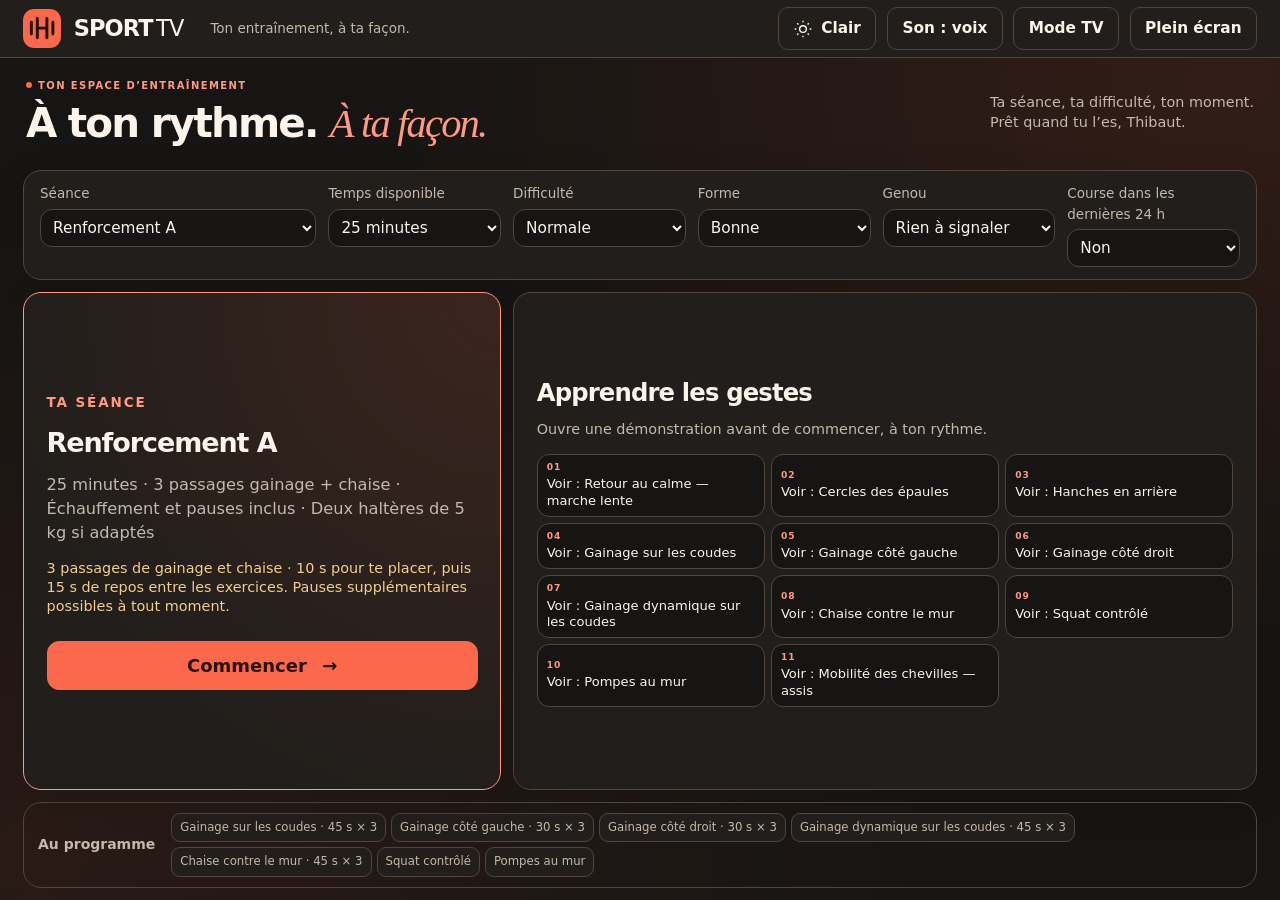
<file: index.html>
<!doctype html><html lang="fr"><head><meta charset="utf-8"><meta name="viewport" content="width=device-width,initial-scale=1"><title>Sport TV — Ma séance</title><link rel="stylesheet" href="style.css?v=audio-1"><link rel="stylesheet" href="tv-layout.css?v=audio-1"><link rel="stylesheet" href="design.css?v=corail-2"><link rel="icon" href="data:image/svg+xml,%3Csvg xmlns='http://www.w3.org/2000/svg' viewBox='0 0 32 32'%3E%3Crect width='32' height='32' rx='8' fill='%23fb5436'/%3E%3Cpath d='M8 11v10m16-10v10M8 16h16' stroke='%23211510' stroke-width='4'/%3E%3C/svg%3E"></head><body class="home-active"><header><strong class="brand"><svg viewBox="0 0 32 32" aria-hidden="true"><path d="M7 11v10m5-13v16m8-16v16m5-13v10M12 16h8"/></svg><span>SPORT<span class="brand-tv">TV</span></span></strong><span>Ton entraînement, à ta façon.</span><div class="header-actions"><button id="theme-toggle" type="button" aria-label="Passer au thème clair" aria-pressed="false"><svg class="sun" viewBox="0 0 24 24" aria-hidden="true"><circle cx="12" cy="12" r="4"/><path d="M12 2v2m0 16v2M2 12h2m16 0h2M5 5l1.5 1.5m11 11L19 19M5 19l1.5-1.5m11-11L19 5"/></svg><svg class="moon" viewBox="0 0 24 24" aria-hidden="true"><path d="M20.5 14.2A9 9 0 0 1 9.8 3.5 9 9 0 1 0 20.5 14.2Z"/></svg><span class="theme-label">Clair</span></button><button id="sound-toggle" type="button" aria-controls="sound-dialog" aria-haspopup="dialog" aria-expanded="false">Son</button><button id="tv-toggle" type="button" aria-pressed="false">Mode TV</button><button id="fullscreen">Plein écran</button></div></header><main><section id="setup"><div class="home-heading"><div><p class="eyebrow">TON ESPACE D’ENTRAÎNEMENT</p><h1>À ton rythme. <em>À ta façon.</em></h1></div><p class="muted">Ta séance, ta difficulté, ton moment.<br>Prêt quand tu l’es, Thibaut.</p></div><p id="tv-help" class="muted" hidden>Flèches : se déplacer · OK : ouvrir et valider · Retour : fermer un choix</p><div class="settings"><label>Séance<select id="session" autocomplete="off"></select></label><label>Temps disponible<select id="duration" autocomplete="off"><option value="20">20 minutes</option><option value="25" selected>25 minutes</option><option value="30">30 minutes</option></select></label><label>Difficulté<select id="intensity" autocomplete="off"><option value="easy">Facile</option><option value="normal" selected>Normale</option><option value="hard">Soutenue</option></select></label><label>Forme<select id="energy" autocomplete="off"><option value="good">Bonne</option><option value="medium">Moyenne</option><option value="tired">Fatigué</option></select></label><label>Genou<select id="knee" autocomplete="off"><option value="ok">Rien à signaler</option><option value="discomfort">Gêne</option><option value="pain">Douleur</option></select></label><label>Course dans les dernières 24 h<select id="run" autocomplete="off"><option value="no">Non</option><option value="yes">Oui</option></select></label></div><div class="home-content"><section class="session-card"><p class="eyebrow">TA SÉANCE</p><h2 id="title"></h2><p id="summary"></p><p id="notice" role="status"></p><p id="applied" class="muted" role="status"></p><button class="primary" id="start" disabled>Commencer</button></section><section class="demo-library"><h2>Apprendre les gestes</h2><p class="muted">Ouvre une démonstration avant de commencer, à ton rythme.</p><div id="demo-list" class="demo-list"></div></section></div><section class="home-preview"><h2>Au programme</h2><ol id="preview"></ol></section></section><section id="player" hidden>
 <div class="session-status"><p class="eyebrow" id="phase"></p><progress id="progress" max="100" value="0" aria-label="Progression de la séance"></progress><span id="progress-label" aria-hidden="true">0 %</span></div>
 <div class="session-heading"><h1 id="exercise"></h1><p id="target"></p></div>
 <div id="stage" class="stage"><strong id="stage-title"></strong><p id="stage-help"></p></div>
 <div class="work">
  <aside id="demo-panel" class="media-card" hidden>
   <div id="demo-video" class="video-frame"></div>
   <div class="video-tools"><div id="demo-choices" class="demo-choices"></div><p id="demo-status" class="video-status" role="status"></p><div class="video-links"><button id="watch">Observer le geste — pause</button><div class="source-links"><a id="demo-original" target="_blank" rel="noopener noreferrer">Vidéo originale</a><a id="demo-source" target="_blank" rel="noopener noreferrer"></a></div></div></div>
  </aside>
  <aside id="rest-panel" class="rest-panel" hidden aria-label="Moment de récupération"><div class="rest-orb" aria-hidden="true"><span class="rest-orb-core"></span></div><p class="eyebrow">UNE PAUSE POUR TOI</p><h2>Souffle, Thibaut.</h2><p>Respire naturellement.<br>Relâche les épaules et récupère à ton rythme.</p><p class="muted">Le compte à rebours te donne le départ du prochain mouvement.</p></aside>
  <div class="timer-card"><div id="clock-face" class="clock-face"><div class="clock-content"><div id="clock" role="timer" aria-label="Temps restant"></div><p id="clock-label">Temps restant</p></div></div></div>
  <aside class="technique-card"><h2>Le bon geste</h2><p id="cue"></p><div id="demo-guidance" hidden><ul id="demo-points" class="demo-points"></ul><p id="demo-avoid" class="avoid"></p><p id="demo-note" class="muted"></p></div></aside>
 </div>
 <p id="motivation" class="motivation" hidden></p>
 <div class="session-footer"><p id="next"></p><div class="actions"><button class="primary" id="pause">Pause</button><button id="skip">Passer</button><button id="easy">Plus facile</button><button id="stop">Arrêter</button></div></div>
 <p class="session-hint muted"><span class="keyboard-hint">Espace : pause · Flèche droite : passer</span><span class="remote-hint" hidden>Flèches : choisir une commande · OK : activer</span> · Arrête si une douleur apparaît.</p>
</section><section id="finish" hidden><p class="eyebrow">BILAN</p><h1 id="result"></h1><label>Difficulté<select id="difficulty"><option>Adaptée</option><option>Trop facile</option><option>Trop difficile</option></select></label><label>Genou pendant la séance<select id="feedback-knee"><option>Rien à signaler</option><option>Gêne</option><option>Douleur</option></select></label><button id="download" class="primary">Télécharger mon bilan</button><button id="back">Retour au programme</button><p class="muted">Le bilan reste sur cet appareil. Transmets le fichier à Hermès pour adapter les prochaines séances.</p></section><dialog id="demo-dialog" aria-labelledby="dialog-title"><div class="dialog-heading"><h2 id="dialog-title"></h2><button id="close-demo" aria-label="Fermer la démonstration">Fermer</button></div><div id="dialog-video" class="video-frame"></div><p id="dialog-status" class="video-status" role="status"></p><ul id="dialog-points" class="demo-points"></ul><p id="dialog-avoid" class="avoid"></p><p id="dialog-note" class="muted"></p><div class="source-links"><a id="dialog-original" target="_blank" rel="noopener noreferrer">Vidéo originale</a><a id="dialog-source" target="_blank" rel="noopener noreferrer"></a></div><p class="muted">Observe le geste sans chercher à suivre la vitesse du modèle. Arrête tout mouvement douloureux.</p></dialog><div id="sound-dialog" class="sound-overlay" hidden><section class="sound-card" role="dialog" aria-modal="true" aria-labelledby="sound-title"><div class="dialog-heading"><h2 id="sound-title">Sons de la séance</h2><button id="close-sound" type="button">Fermer</button></div><div class="sound-fields"><label>Mode sonore<select id="sound-mode"><option value="mute">Muet</option><option value="beep">Bips seuls</option><option value="voice" selected>Bips + voix coach</option></select></label><label>Volume<select id="sound-volume"><option value="0">0 %</option><option value="25">25 %</option><option value="50" selected>50 %</option><option value="75">75 %</option><option value="100">100 %</option></select></label></div><p id="sound-status" role="status"></p><button id="test-sound" type="button" class="primary">Tester le son</button><p class="muted">Choix mémorisés sur cet appareil. Les sons démarrent avec « Commencer » ou « Tester ». Une séance en cours reste en pause après les réglages.</p></section></div><div id="tv-options" class="tv-overlay" hidden><section class="tv-options-card" role="dialog" aria-modal="true" aria-labelledby="tv-options-title"><h2 id="tv-options-title">Choisir</h2><p class="muted">Flèches pour choisir · OK pour valider</p><div id="tv-option-list"></div><button id="tv-options-close" type="button">Annuler</button></section></div><p id="error" role="alert"></p></main><script type="module" src="app.js?v=coach-1"></script></body></html>
</file>
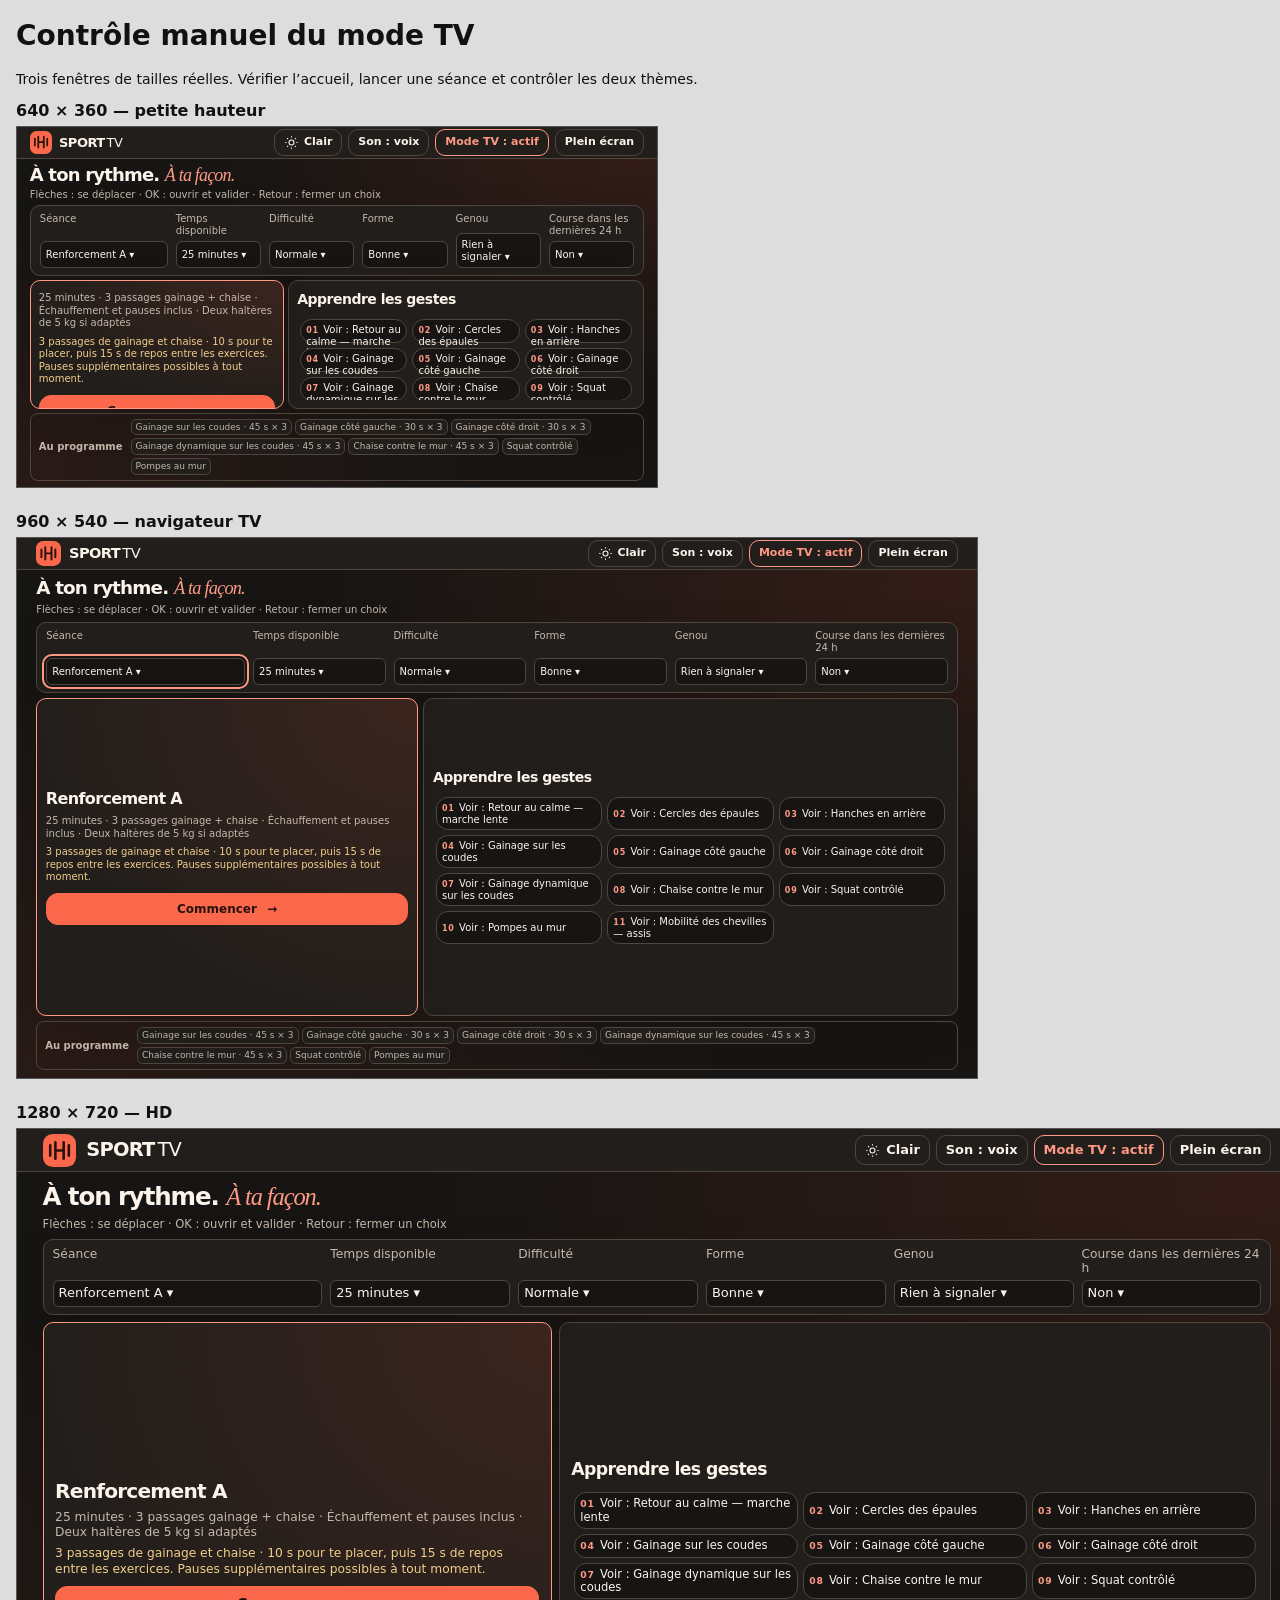
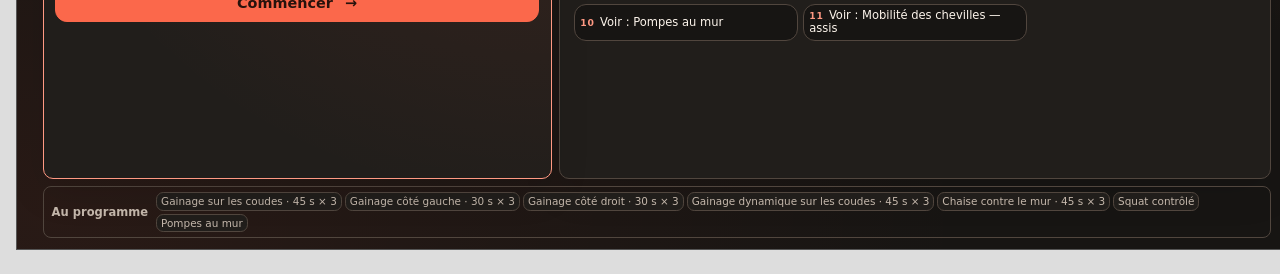
<file: scripts/tv-layout-check.html>
<!doctype html>
<html lang="fr"><head><meta charset="utf-8"><meta name="viewport" content="width=device-width,initial-scale=1"><title>Sport TV — contrôle des dimensions TV</title><style>body{font:14px system-ui;background:#ddd;color:#111;margin:16px}section{margin:0 0 24px}iframe{display:block;border:1px solid #555;max-width:none}h2{font-size:16px;margin:0 0 6px}</style></head><body>
<h1>Contrôle manuel du mode TV</h1>
<p>Trois fenêtres de tailles réelles. Vérifier l’accueil, lancer une séance et contrôler les deux thèmes.</p>
<section><h2>640 × 360 — petite hauteur</h2><iframe id="tv-small" title="Sport TV 640 par 360" width="640" height="360" src="../?tv=1"></iframe></section>
<section><h2>960 × 540 — navigateur TV</h2><iframe id="tv-medium" title="Sport TV 960 par 540" width="960" height="540" src="../?tv=1"></iframe></section>
<section><h2>1280 × 720 — HD</h2><iframe id="tv-large" title="Sport TV 1280 par 720" width="1280" height="720" src="../?tv=1"></iframe></section>
</body></html>
</file>
<file: style.css>
:root{color-scheme:dark;--bg:#101918;--panel:#182720;--soft:#1f3228;--text:#f5f6ed;--muted:#b5c2ba;--border:#41594b;--accent:#cafa68;--ink:#14210a;--warn:#ffce8e;--warn-bg:#30291e;--danger:#ff9b94;--danger-bg:#352020;font:18px/1.5 system-ui,sans-serif;background:var(--bg);color:var(--text)}
:root[data-theme="light"]{color-scheme:light;--bg:#f3f1e9;--panel:#fcfbf6;--soft:#e1e7d5;--text:#14281e;--muted:#4d6256;--border:#bbc7b8;--accent:#315f3b;--ink:#fff;--warn:#744313;--warn-bg:#efe3cf;--danger:#9e3029;--danger-bg:#f3e2de}
*{box-sizing:border-box}body{margin:0}button,select{font:inherit}button{cursor:pointer;padding:.7rem 1.15rem;border:1px solid var(--border);border-radius:.65rem;background:var(--soft);color:var(--text)}button:hover{filter:brightness(1.12)}button:disabled{opacity:.45;cursor:not-allowed}.primary{background:var(--accent);color:var(--ink);border-color:var(--accent);font-weight:750}button:focus-visible,select:focus-visible,summary:focus-visible,a:focus-visible{outline:3px solid var(--accent);outline-offset:4px}[hidden]{display:none!important}
header{display:flex;align-items:center;gap:1.5rem;padding:.7rem 2vw;border-bottom:1px solid var(--border)}header strong{font-size:1.25rem;letter-spacing:.06em}header>span{color:var(--muted);font-size:.9rem}.header-actions{margin-left:auto;display:flex;gap:.6rem;align-items:center}.header-actions button{font-size:.85rem;padding:.5rem .8rem}#theme-toggle{display:flex;align-items:center;gap:.45rem}#theme-toggle svg{width:20px;height:20px;fill:none;stroke:currentColor;stroke-width:1.7}:root:not([data-theme="light"]) .moon,:root[data-theme="light"] .sun{display:none}
main{max-width:1400px;margin:auto;padding:2rem 3vw}h1{font-size:clamp(2.1rem,4vw,4rem);line-height:1.1;letter-spacing:-.035em;margin:.5rem 0 1.3rem}h2{font-size:1.5rem}.eyebrow{color:var(--accent);letter-spacing:.09em;font-weight:700}.muted{color:var(--muted)}a{color:var(--accent);text-underline-offset:3px}label{color:var(--muted);display:block}select{display:block;width:100%;margin:.4rem 0 .8rem;padding:.7rem;background:var(--panel);color:var(--text);border:1px solid var(--border);border-radius:.5rem}.settings{display:flex;flex-wrap:wrap;gap:1rem;margin:1.5rem 0}.settings label{flex:1 1 150px}.settings select{font-size:1rem}details{margin:2rem 0}summary{cursor:pointer}#notice,#error{color:var(--warn)}#error:empty{display:none}
.demo-library{margin:2.5rem 0;border-top:1px solid var(--border);padding-top:1rem}.demo-list{display:flex;gap:.8rem;flex-wrap:wrap}.demo-list button{text-align:left}.video-frame{aspect-ratio:16/9;width:100%;background:#080d0b;border:1px solid var(--border);border-radius:.7rem;overflow:hidden}.video-frame>div,.video-frame iframe{width:100%;height:100%}.video-frame iframe{border:0;display:block}.video-status{font-size:.8rem;color:var(--muted);margin:.4rem 0;line-height:1.3}.source-links{display:flex;flex-wrap:wrap;gap:.4rem .8rem;font-size:.75rem;line-height:1.25}.demo-choices{display:flex;flex-wrap:wrap;gap:.4rem;margin:.5rem 0}.demo-choices:empty{display:none}.demo-choices button{font-size:.75rem;padding:.35rem .55rem;line-height:1.2}.demo-choices button[aria-pressed="true"]{border-color:var(--accent);color:var(--accent)}
dialog{max-width:950px;width:calc(100% - 2rem);max-height:90vh;overflow:auto;background:var(--panel);color:var(--text);border:1px solid var(--border);border-radius:1rem;padding:1.5rem}dialog::backdrop{background:#000b}.dialog-heading{display:flex;justify-content:space-between;gap:1rem;align-items:center}.dialog-heading h2{margin:.3rem 0 1rem}.demo-points{padding-left:1.3rem}.demo-points li{padding:.2rem 0}.avoid{border-left:3px solid var(--warn);padding:.4rem .7rem;color:var(--warn);background:var(--warn-bg)}
/* Shared structure; narrow screens keep all content in normal page flow. */
.session-status{display:flex;align-items:center;gap:1rem}.session-status .eyebrow{margin:0;font-size:.8rem}.session-status progress{flex:1;min-width:60px;width:100%;height:8px;accent-color:var(--accent)}#progress-label{font-size:.8rem;color:var(--muted);white-space:nowrap}.session-heading{display:flex;align-items:center;gap:1.5rem;margin:.8rem 0}.session-heading h1{margin:0;flex:1}#target{color:var(--muted);max-width:38ch;font-size:1rem;margin:0}.stage{border:1px solid var(--border);border-left:4px solid var(--accent);border-radius:.65rem;background:var(--soft);padding:.6rem .85rem;display:flex;align-items:center;gap:1rem;margin-bottom:1rem}.stage strong{color:var(--accent);font-size:1.15rem;white-space:nowrap}.stage p{font-size:.8rem;line-height:1.3;margin:0}.stage[data-phase="Préparation"]{border-color:var(--warn);background:var(--warn-bg)}.stage[data-phase="Préparation"] strong{color:var(--warn)}
.work{display:grid;grid-template-columns:minmax(0,1.6fr) minmax(0,1fr);grid-template-rows:minmax(130px,.6fr) minmax(0,1.4fr);gap:.8rem;align-items:stretch}.media-card,.rest-panel{grid-column:1;grid-row:1 / 3;min-width:0;min-height:0;border:1px solid var(--border);border-radius:1rem;background:var(--panel);padding:.65rem}.media-card{display:flex;flex-direction:column;gap:.5rem}.media-card .video-frame{flex:1;min-height:140px;aspect-ratio:auto}.video-tools{flex:none}.video-links{display:flex;align-items:center;gap:.7rem;flex-wrap:wrap}.video-links #watch{font-size:.75rem;padding:.35rem .55rem;white-space:nowrap}
.timer-card{grid-column:2;grid-row:1;background:var(--panel);border:1px solid var(--border);border-radius:1rem;display:grid;place-items:center;min-height:0;padding:.5rem}.clock-face{--remaining:360deg;display:grid;place-items:center;position:relative;width:clamp(110px,21vh,210px);max-width:100%;aspect-ratio:1;border-radius:50%;background:conic-gradient(var(--accent) var(--remaining),var(--border) 0)}.clock-face::before{content:'';position:absolute;inset:6px;background:var(--panel);border-radius:50%}.clock-content{position:relative;text-align:center}#clock{font-size:clamp(34px,5.4vh,60px);font-weight:750;font-variant-numeric:tabular-nums;line-height:1.1;letter-spacing:-.05em}#clock-label{font-size:clamp(12px,1.5vh,17px);margin:.3rem 0 0;color:var(--muted)}
.technique-card{grid-column:2;grid-row:2;min-width:0;min-height:0;background:var(--panel);border:1px solid var(--border);border-radius:1rem;padding:1rem}.technique-card h2{font-size:1.3rem;line-height:1.1;margin:0 0 .7rem}#cue{font-size:1rem;line-height:1.35;margin:0}.technique-card .demo-points{font-size:.9rem;line-height:1.3;margin:.65rem 0}.technique-card .avoid{font-size:.8rem;line-height:1.3;margin:.65rem 0}#demo-note{font-size:.75rem;line-height:1.3;margin:0}.motivation{background:var(--accent);color:var(--ink);font-weight:700;padding:.6rem 1rem;border-radius:.7rem;font-size:1.1rem;line-height:1.25;margin:.8rem 0}.session-footer{display:flex;align-items:center;justify-content:space-between;gap:1rem;margin-top:.8rem;padding:.6rem .8rem;background:var(--panel);border:1px solid var(--border);border-radius:.8rem}#next{font-size:.9rem;color:var(--muted);margin:0}.actions{display:flex;flex-wrap:wrap;gap:.5rem}.actions button{font-size:.9rem;padding:.55rem .9rem}#stop{color:var(--danger);background:var(--danger-bg);border-color:var(--danger)}.session-hint{font-size:.7rem;margin:.4rem 0 0}
/* Quiet decorative recovery animation, without a prescribed breathing cadence. */
.rest-panel{display:flex;flex-direction:column;align-items:center;justify-content:center;text-align:center;background:var(--soft);gap:.65rem;overflow:hidden}.rest-panel p,.rest-panel h2{margin:0}.rest-panel h2{font-size:clamp(26px,3.4vh,42px)}.rest-panel .eyebrow{font-size:.8rem}.rest-panel .muted{max-width:40ch;font-size:.85rem}.rest-orb{position:relative;width:clamp(120px,24vh,240px);aspect-ratio:1;display:grid;place-items:center;margin:.4rem auto}.rest-orb::before,.rest-orb::after{content:'';position:absolute;inset:0;border:1px solid var(--accent);opacity:.5;border-radius:50%;animation:rest-drift 7s ease-in-out infinite}.rest-orb::after{inset:13%;animation-delay:-3.5s}.rest-orb-core{width:54%;aspect-ratio:1;border-radius:50%;background:radial-gradient(circle at 35% 30%,#e4fab5,#a1d85c 55%,#587d3e);animation:rest-glow 7s ease-in-out infinite}@keyframes rest-drift{0%,100%{transform:scale(.94);opacity:.4}50%{transform:scale(1.06);opacity:.8}}@keyframes rest-glow{0%,100%{transform:scale(.95)}50%{transform:scale(1.06)}}.rest-panel.is-paused .rest-orb::before,.rest-panel.is-paused .rest-orb::after,.rest-panel.is-paused .rest-orb-core{animation-play-state:paused}@media(prefers-reduced-motion:reduce){.rest-orb::before,.rest-orb::after,.rest-orb-core{animation:none}}
/* Theme 2: timer / video / guidance on wide displays. */
@media(min-width:900px) and (min-height:600px){
 :root[data-theme="light"] #player .work{grid-template-columns:minmax(0,.7fr) minmax(0,1.4fr) minmax(0,1fr)}
 :root[data-theme="light"] #player .timer-card{grid-column:1;grid-row:1 / 3;background:var(--soft)}
 :root[data-theme="light"] #player .clock-face::before{background:var(--soft)}
 :root[data-theme="light"] #player .media-card,:root[data-theme="light"] #player .rest-panel{grid-column:2}
 :root[data-theme="light"] #player .technique-card{grid-column:3;grid-row:1 / 3;display:flex;flex-direction:column;justify-content:center}
}
/* Landscape TV / desktop: all workout rows share the available height. */
@media(min-width:900px) and (min-height:600px){
 body.session-active header{height:58px;padding:5px 1.8vw}body.session-active main{max-width:none;padding:12px 1.8vw}
 #player{height:calc(100dvh - 82px);display:grid;grid-template-rows:auto auto auto minmax(0,1fr) auto auto auto;gap:8px;font-size:clamp(14px,1.7vh,19px);line-height:1.3}
 #player .session-heading{margin:0;min-height:48px}#player .session-heading h1{font-size:clamp(26px,3.8vh,43px)}#player #target{font-size:clamp(13px,1.75vh,20px)}
 #player .stage{margin:0;padding:6px 10px}#player .stage strong{font-size:clamp(15px,2vh,23px)}#player .stage p{font-size:clamp(12px,1.55vh,17px)}
 #player .work{min-height:0;gap:10px}#player .media-card{padding:7px;gap:5px}#player .media-card .video-frame{min-height:80px}
 #player .technique-card{padding:clamp(10px,1.6vh,18px)}#player .technique-card h2{font-size:clamp(19px,2.6vh,29px);margin-bottom:8px}
 #player #cue{font-size:clamp(14px,1.85vh,21px)}#player .demo-points{font-size:clamp(13px,1.75vh,20px);margin:8px 0;padding-left:20px}#player .demo-points li{padding:2px 0}
 #player .avoid{font-size:clamp(12px,1.55vh,17px);margin:7px 0;padding:5px 8px}#player #demo-note{font-size:clamp(11px,1.45vh,16px)}
 #player .demo-choices{margin:0 0 4px;gap:4px}#player .demo-choices button{font-size:clamp(11px,1.35vh,14px);padding:4px 7px}#player .video-status{font-size:clamp(11px,1.3vh,14px);margin:3px 0}#player .source-links{font-size:clamp(10px,1.2vh,13px)}#player #watch{font-size:clamp(11px,1.3vh,14px);padding:4px 7px}
 #player .clock-face{width:clamp(100px,18vh,185px)}#player #clock{font-size:clamp(38px,6.6vh,74px)}
 #player .motivation{margin:0;padding:8px 12px;font-size:clamp(15px,2vh,23px)}#player .session-footer{margin:0;padding:7px 10px}#player #next{font-size:clamp(12px,1.55vh,18px)}#player .actions button{font-size:clamp(13px,1.65vh,18px);padding:7px 14px}
 #player .session-hint{font-size:11px;margin:0}#player .rest-panel{padding:10px;font-size:clamp(15px,2vh,22px)}
 body.session-active #error:not(:empty){position:fixed;top:60px;left:2vw;right:2vw;z-index:5;padding:10px;background:var(--warn-bg);border:1px solid var(--warn);border-radius:8px;font-size:14px}
 :root[data-theme="light"] #player .clock-face{width:min(100%,27vh)}
 :root[data-theme="light"] #player{grid-template-rows:auto auto auto minmax(0,1fr) auto auto}
 :root[data-theme="light"] #player .timer-card{display:flex;flex-direction:column;justify-content:space-evenly;gap:18px;padding:18px}
 :root[data-theme="light"] #player .timer-card #target{max-width:none;text-align:center;font-size:clamp(16px,2vh,24px);padding-top:14px;border-top:1px solid var(--border);width:100%}
 :root[data-theme="light"] #player .timer-card #motivation{background:transparent;color:var(--text);padding:14px 0 0;border-top:1px solid var(--border);width:100%;font-size:clamp(17px,2.1vh,25px)}
 #player .technique-card{display:flex;flex-direction:column;justify-content:center}
}
@media(max-width:1099px){.work{grid-template-columns:minmax(0,1.3fr) minmax(0,1fr)}}
@media(min-width:900px) and (min-height:600px) and (max-height:760px){
 #player .work{grid-template-columns:minmax(0,.6fr) minmax(0,1.2fr) minmax(0,1fr)}
 #player .timer-card{grid-column:1;grid-row:1 / 3}
 #player .media-card,#player .rest-panel{grid-column:2}
 #player .technique-card{grid-column:3;grid-row:1 / 3}
 #player .clock-face{width:min(100%,20vh)}
 #player .rest-orb{width:clamp(90px,18vh,150px)}
 #player .rest-panel{font-size:14px;gap:6px}#player .rest-panel .muted{font-size:12px}
 :root[data-theme="light"] #player .timer-card{padding:8px;gap:6px}
 :root[data-theme="light"] #player .timer-card #target,:root[data-theme="light"] #player .timer-card #motivation{font-size:12px;padding-top:6px}
 :root[data-theme="light"] #player .clock-face{width:min(100%,16vh)}
 :root[data-theme="light"] #player #clock{font-size:32px}
}
@media(max-width:899px),(max-height:599px){.work{grid-template-columns:1fr;grid-template-rows:auto;gap:1rem}.media-card,.rest-panel,.timer-card,.technique-card{grid-column:1;grid-row:auto}.timer-card{grid-row:1}.media-card .video-frame{aspect-ratio:16/9;min-height:0;flex:auto}.clock-face{width:150px}.session-heading{display:block}.session-heading #target{margin:.5rem 0}.stage{display:block}.stage p{margin:.3rem 0 0}.session-footer{flex-wrap:wrap}.actions{width:100%}.actions button{flex:1}.rest-panel{min-height:320px}.session-status .eyebrow{letter-spacing:0}.session-status{gap:.5rem}header>span{display:none}main{padding:1.2rem 4vw}}
@media(max-width:500px){header{gap:.5rem;padding:.7rem 4vw}header strong{font-size:1rem}.header-actions{gap:.35rem}.header-actions button{font-size:.75rem;padding:.45rem .5rem}.theme-label{display:none}.session-heading h1{font-size:2rem}.actions{display:grid;grid-template-columns:1fr 1fr}.source-links{font-size:.7rem}.video-links{gap:.5rem}.session-status progress{min-width:40px}}

/* Start screen: controls, session, demonstrations and programme in one desktop view. */
.home-heading{display:flex;align-items:center;justify-content:space-between;gap:1rem}.home-heading .eyebrow{margin:0 0 .35rem}.home-heading h1{font-size:clamp(26px,3vw,42px);margin:0}.home-heading>.muted{font-size:.9rem;line-height:1.4;margin:0}
.home-content{display:grid;grid-template-columns:minmax(0,.9fr) minmax(0,1.4fr);gap:1rem}.session-card,#setup .demo-library,.home-preview{background:var(--panel);border:1px solid var(--border);border-radius:1rem;padding:1.2rem;min-width:0}.session-card>.eyebrow{font-size:.75rem;margin:0 0 .4rem}.session-card #title{margin:.4rem 0;font-size:1.6rem;line-height:1.2}.session-card #summary{color:var(--muted);font-size:.9rem}.session-card #notice,.session-card #applied{font-size:.85rem;line-height:1.35}.session-card #applied:empty{display:none}.session-card #start{margin-top:.5rem;width:100%}
#setup .demo-library{margin:0}#setup .demo-library h2{margin:0 0 .4rem;font-size:1.3rem}#setup .demo-library>.muted{font-size:.85rem;margin:0 0 .8rem}#setup .demo-list{display:grid;grid-template-columns:repeat(3,minmax(0,1fr));gap:.55rem}#setup .demo-list button{font-size:.8rem;line-height:1.25;padding:.65rem .75rem;background:var(--soft)}
.home-preview{display:flex;align-items:center;gap:1rem;margin-top:1rem}.home-preview h2{font-size:1rem;margin:0;white-space:nowrap}.home-preview ol{display:flex;flex-wrap:wrap;gap:.45rem;margin:0;padding:0;list-style:none}.home-preview li{font-size:.8rem;padding:.35rem .6rem;border:1px solid var(--border);border-radius:.5rem;color:var(--muted)}.home-preview:has(ol:empty){display:none}
@media(min-width:900px) and (min-height:600px){
 body.home-active header{height:58px;padding:5px 1.8vw}body.home-active main{max-width:none;padding:12px 1.8vw}
 #setup{height:calc(100dvh - 82px);display:grid;grid-template-rows:auto auto minmax(0,1fr) auto;gap:12px;font-size:clamp(14px,1.65vh,19px)}
 #setup .home-heading h1{font-size:clamp(26px,3.4vh,39px)}#setup .home-heading .eyebrow{font-size:12px}#setup .home-heading>.muted{font-size:clamp(12px,1.6vh,17px)}
 #setup .settings{display:grid;grid-template-columns:minmax(0,1.6fr) repeat(5,minmax(0,1fr));gap:12px;margin:0;padding:12px 16px;border:1px solid var(--border);border-radius:1rem;background:var(--panel)}#setup .settings label{font-size:clamp(12px,1.5vh,16px)}#setup .settings select{font-size:clamp(13px,1.7vh,18px);margin:5px 0 0;padding:8px}
 #setup .home-content{min-height:0;gap:12px}#setup .session-card,#setup .demo-library{padding:clamp(14px,2.5vh,28px);display:flex;flex-direction:column;justify-content:center;min-height:0}
 #setup .session-card #title{font-size:clamp(23px,3vh,34px);margin:8px 0}#setup .session-card #summary{font-size:clamp(13px,1.8vh,19px);margin:5px 0}#setup .session-card #notice,#setup .session-card #applied{font-size:clamp(12px,1.6vh,17px);margin:8px 0}#setup .session-card #start{font-size:clamp(16px,2vh,22px);margin-top:16px;padding:10px}
 #setup .demo-library h2{font-size:clamp(21px,2.7vh,30px)}#setup .demo-library>.muted{font-size:clamp(12px,1.6vh,17px);margin:0 0 14px}#setup .demo-list{gap:10px}#setup .demo-list button{font-size:clamp(12px,1.7vh,18px);padding:clamp(9px,1.6vh,18px) 12px}
 #setup .home-preview{margin:0;padding:10px 14px;gap:16px}#setup .home-preview h2{font-size:14px}#setup .home-preview li{font-size:clamp(12px,1.4vh,16px);padding:5px 8px}
 body.home-active #error:not(:empty){position:fixed;bottom:10px;left:2vw;right:2vw;padding:10px;background:var(--warn-bg);border:1px solid var(--warn);border-radius:8px;font-size:14px;z-index:5}
}
@media(min-width:900px) and (min-height:600px) and (max-height:760px){
 #setup{gap:8px}#setup .settings{padding:8px 12px}#setup .session-card,#setup .demo-library{padding:12px}#setup .demo-list{gap:6px}#setup .demo-list button{font-size:12px;padding:8px}#setup .demo-library>.muted{margin-bottom:8px}#setup .home-preview{padding:7px 10px;gap:10px}#setup .session-card #start{margin-top:8px}
}
@media(max-width:1099px){#setup .demo-list{grid-template-columns:repeat(2,minmax(0,1fr))}}
@media(max-width:899px),(max-height:599px){.home-heading{display:block}.home-heading>.muted{margin-top:.7rem}.home-heading>.muted br{display:none}.home-content{grid-template-columns:1fr}.home-preview{display:block}.home-preview h2{margin-bottom:.6rem}}


.exercise-illustration{display:block;width:100%;height:100%;object-fit:contain;background:#101918}
/* TV controls bypass native select popups, which some remote browsers cannot open. */
.tv-setting{display:block;width:100%;margin:.4rem 0 .8rem;text-align:left;min-height:48px}
.tv-mode button:focus,.tv-mode a:focus{outline:4px solid var(--accent);outline-offset:3px;box-shadow:0 0 0 7px var(--bg)}
.tv-mode #tv-help{font-size:clamp(13px,1.6vh,18px);margin:0}
.tv-overlay{position:fixed;inset:0;z-index:30;background:#000c;display:flex;align-items:center;justify-content:center;padding:3vh 4vw}
.tv-options-card{width:min(600px,100%);max-height:94vh;overflow:auto;padding:24px;background:var(--panel);color:var(--text);border:2px solid var(--accent);border-radius:1rem}
.tv-options-card h2{margin:0}.tv-options-card>p{margin:8px 0 16px}
#tv-option-list{display:grid;gap:10px;margin:10px 8px 20px}
#tv-option-list button{min-height:44px;text-align:left;padding:8px 16px}
#tv-option-list button[aria-pressed="true"]{background:var(--accent);color:var(--ink);font-weight:750}
.tv-mode #tv-toggle[aria-pressed="true"]{border-color:var(--accent);color:var(--accent)}
@media(min-width:900px) and (min-height:600px){
 .tv-mode #setup{grid-template-rows:auto auto auto minmax(0,1fr) auto}
 .tv-mode #setup .tv-setting{font-size:clamp(13px,1.7vh,18px);margin:5px 0 0;padding:8px;min-height:44px}
}
/* Keep the larger exercise catalogue within the existing home cards. */
@media(min-width:900px) and (min-height:600px){
 #setup .demo-list{overflow:auto;min-height:0;max-height:100%;grid-template-columns:repeat(3,minmax(0,1fr));gap:6px}
 #setup .demo-list button{font-size:clamp(11px,1.45vh,16px);padding:7px 9px}
 #setup .home-preview ol{flex-wrap:wrap;gap:5px}
 #setup .home-preview li{font-size:clamp(11px,1.3vh,15px)}
}
/* Audio preferences stay in a compact overlay and work with the TV choice menus. */
.sound-overlay{position:fixed;inset:0;z-index:20;background:#000b;display:flex;align-items:center;justify-content:center;padding:16px}
.sound-card{background:var(--panel);color:var(--text);border:1px solid var(--border);border-radius:14px;padding:22px;width:min(540px,100%);max-height:90vh;overflow:auto}
.sound-card h2{font-size:1.25rem;margin:0}.sound-card .dialog-heading{margin-bottom:12px}
.sound-fields{display:grid;grid-template-columns:1.3fr 1fr;gap:16px}.sound-fields select,.sound-fields .tv-setting{margin-bottom:0}
.sound-card p{font-size:.8rem;line-height:1.35}.sound-card>.muted{margin-bottom:0}
@media(max-width:500px){.header-actions{flex-wrap:wrap;justify-content:flex-end}.sound-card{padding:16px}.sound-fields{gap:10px}}
</file>
<file: tv-layout.css>
/* Explicit TV landscape layout, including low CSS resolutions such as 640 x 360.
   The ordinary desktop and phone styles remain in style.css. */
@media (orientation:landscape) {
 :root.tv-mode{--tv-height:100vh;--tv-vh:1vh;--tv-header:clamp(32px,calc(var(--tv-vh)*6),50px);--tv-gap:clamp(4px,calc(var(--tv-vh)*1),10px);--tv-pad:clamp(6px,calc(var(--tv-vh)*1.5),16px);font-size:clamp(11px,calc(var(--tv-vh)*2),18px)}
 :root.tv-mode body.home-active,:root.tv-mode body.session-active{height:var(--tv-height);overflow:hidden}
 :root.tv-mode body header{height:var(--tv-header);padding:4px 2vw;gap:12px}
 :root.tv-mode header strong{font-size:clamp(13px,calc(var(--tv-vh)*2.7),22px)}
 :root.tv-mode header>span{display:none}
 :root.tv-mode .header-actions{gap:6px}
 :root.tv-mode .header-actions button{font-size:clamp(11px,calc(var(--tv-vh)*1.8),16px);padding:4px 9px;min-height:24px}
 :root.tv-mode #theme-toggle svg{width:15px;height:15px}
 :root.tv-mode body main{height:calc(var(--tv-height) - var(--tv-header));max-width:none;padding:var(--tv-pad) 2vw}
 :root.tv-mode button:focus,:root.tv-mode a:focus{outline-width:2px;outline-offset:2px;box-shadow:0 0 0 4px var(--bg)}
 /* One bounded workspace: video left, timer and primary instructions right. */
 :root.tv-mode #player{height:100%;display:grid;grid-template-rows:auto auto auto minmax(0,1fr) auto;gap:var(--tv-gap);font-size:inherit;line-height:1.25;min-height:0}
 :root.tv-mode #player .session-status{gap:8px;min-height:12px}
 :root.tv-mode #player .session-status .eyebrow{font-size:clamp(10px,calc(var(--tv-vh)*1.65),15px);margin:0;letter-spacing:.03em}
 :root.tv-mode #player #progress-label{font-size:10px}
 :root.tv-mode #player .session-heading{display:flex;gap:12px;min-height:0;margin:0;align-items:center}
 :root.tv-mode #player .session-heading h1{font-size:clamp(18px,calc(var(--tv-vh)*3.7),36px);line-height:1.1;margin:0}
 :root.tv-mode #player .session-heading #target{margin:0;font-size:clamp(10px,calc(var(--tv-vh)*1.8),17px);max-width:42%;line-height:1.25}
 :root.tv-mode #player .stage{display:flex;gap:12px;margin:0;padding:4px 8px;min-height:0}
 :root.tv-mode #player .stage strong{font-size:clamp(11px,calc(var(--tv-vh)*2),19px)}
 :root.tv-mode #player .stage p{font-size:clamp(10px,calc(var(--tv-vh)*1.75),16px);line-height:1.25;margin:0}
 :root.tv-mode #player .work{display:grid;grid-template-columns:minmax(0,1.5fr) minmax(0,1fr);grid-template-rows:minmax(56px,.32fr) minmax(0,.68fr);gap:var(--tv-gap);min-height:0}
 :root.tv-mode #player .media-card,:root.tv-mode #player .rest-panel{grid-column:1;grid-row:1 / 3;min-height:0;min-width:0;padding:var(--tv-gap);border-radius:10px}
 :root.tv-mode #player .media-card{display:flex;flex-direction:column;gap:4px}
 :root.tv-mode #player .media-card .video-frame{flex:1;min-height:0;aspect-ratio:auto;overflow:hidden}
 :root.tv-mode #player .video-frame iframe,:root.tv-mode #player .exercise-illustration{width:100%;height:100%;max-height:100%;object-fit:contain}
 :root.tv-mode #player .video-tools{min-width:0;flex:none}
 :root.tv-mode #player .demo-choices{display:flex;gap:4px;margin:0 0 3px;flex-wrap:wrap}
 :root.tv-mode #player .demo-choices:empty{display:none}
 :root.tv-mode #player .demo-choices button,:root.tv-mode #player #watch{font-size:clamp(10px,calc(var(--tv-vh)*1.6),14px);padding:3px 6px;line-height:1.2;min-height:22px}
 :root.tv-mode #player .video-links{gap:4px}
 :root.tv-mode #player .source-links{display:none}
 :root.tv-mode #player .video-status{font-size:clamp(10px,calc(var(--tv-vh)*1.5),13px);line-height:1.15;margin:3px 0}
 :root.tv-mode #player .video-status:empty{display:none}
 :root.tv-mode #player .timer-card{grid-column:2;grid-row:1;display:flex;align-items:center;justify-content:center;min-height:0;padding:4px;background:var(--panel);gap:0;border-radius:10px}
 :root.tv-mode #player .clock-face{background:none;border-radius:0;width:auto;max-width:100%;aspect-ratio:auto;display:block}
 :root.tv-mode #player .clock-face::before{display:none}
 :root.tv-mode #player #clock{font-size:clamp(32px,calc(var(--tv-vh)*8.5),78px);line-height:1;font-weight:750}
 :root.tv-mode #player #clock-label{font-size:clamp(10px,calc(var(--tv-vh)*1.6),15px);line-height:1.15;margin:3px 0 0}
 :root.tv-mode #player .technique-card{grid-column:2;grid-row:2;display:flex;flex-direction:column;justify-content:center;min-height:0;padding:clamp(7px,calc(var(--tv-vh)*1.8),18px);border-radius:10px}
 :root.tv-mode #player .technique-card h2{font-size:clamp(13px,calc(var(--tv-vh)*2.5),25px);margin:0 0 6px}
 :root.tv-mode #player #cue{font-size:clamp(11px,calc(var(--tv-vh)*2),20px);line-height:1.35;margin:0}
 /* Primary cues remain visible; avoid repeating the tutorial transcript. */
 :root.tv-mode #player #demo-points,:root.tv-mode #player #demo-note{display:none}
 :root.tv-mode #player #demo-avoid{font-size:clamp(10px,calc(var(--tv-vh)*1.65),16px);line-height:1.25;margin:6px 0 0;padding:4px 7px}
 :root.tv-mode #player #motivation,:root.tv-mode #player .session-hint{display:none}
 :root.tv-mode #player .session-footer{display:flex;flex-wrap:nowrap;gap:10px;margin:0;padding:6px 8px;min-height:0}
 :root.tv-mode #player #next{font-size:clamp(10px,calc(var(--tv-vh)*1.8),17px);line-height:1.2;min-width:0}
 :root.tv-mode #player .actions{display:flex;width:auto;flex-shrink:0;gap:6px;flex-wrap:nowrap}
 :root.tv-mode #player .actions button{font-size:clamp(11px,calc(var(--tv-vh)*1.9),18px);padding:5px 10px;min-height:27px;flex:none}
 :root.tv-mode #player .rest-panel{display:flex;justify-content:center;gap:6px}
 :root.tv-mode #player .rest-orb{width:clamp(60px,calc(var(--tv-vh)*16),180px);margin:0 auto}
 :root.tv-mode #player .rest-panel h2{font-size:clamp(16px,calc(var(--tv-vh)*3),30px)}
 :root.tv-mode #player .rest-panel p{font-size:clamp(11px,calc(var(--tv-vh)*1.9),18px)}
 :root.tv-mode #player .rest-panel .eyebrow,:root.tv-mode #player .rest-panel .muted{display:none}
 /* The start screen also stays horizontal, rather than using phone breakpoints. */
 :root.tv-mode #setup{height:100%;display:grid;grid-template-rows:auto auto auto minmax(0,1fr) auto;gap:var(--tv-gap);font-size:inherit;min-height:0}
 :root.tv-mode #setup .home-heading{display:flex;align-items:center;min-height:0}
 :root.tv-mode #setup .home-heading h1{font-size:clamp(18px,calc(var(--tv-vh)*3.4),32px);margin:0}
 :root.tv-mode #setup .home-heading .eyebrow,:root.tv-mode #setup .home-heading>.muted{display:none}
 :root.tv-mode #setup #tv-help{font-size:clamp(10px,calc(var(--tv-vh)*1.6),15px);line-height:1.2;margin:0}
 :root.tv-mode #setup .settings{display:grid;grid-template-columns:minmax(0,1.5fr) repeat(5,minmax(0,1fr));gap:8px;margin:0;padding:7px 9px;background:var(--panel);border:1px solid var(--border);border-radius:10px}
 :root.tv-mode #setup .settings label{font-size:clamp(10px,calc(var(--tv-vh)*1.7),16px);line-height:1.2;display:flex;flex-direction:column;justify-content:space-between;min-width:0;gap:4px}
 :root.tv-mode #setup .tv-setting{font-size:clamp(10px,calc(var(--tv-vh)*1.8),17px);padding:5px;min-height:27px;margin:0;white-space:normal;line-height:1.15;border-radius:6px}
 :root.tv-mode #setup .home-content{display:grid;grid-template-columns:minmax(0,1fr) minmax(0,1.4fr);gap:var(--tv-gap);min-height:0}
 :root.tv-mode #setup .session-card,:root.tv-mode #setup .demo-library{padding:clamp(8px,calc(var(--tv-vh)*1.6),17px);display:flex;flex-direction:column;justify-content:center;min-height:0;border-radius:10px}
 :root.tv-mode #setup .session-card .eyebrow{display:none}
 :root.tv-mode #setup .session-card #title{font-size:clamp(16px,calc(var(--tv-vh)*2.8),28px);line-height:1.15;margin:0 0 4px}
 :root.tv-mode #setup .session-card #summary,:root.tv-mode #setup .session-card #notice,:root.tv-mode #setup .session-card #applied{font-size:clamp(10px,calc(var(--tv-vh)*1.7),16px);line-height:1.25;margin:3px 0}
 :root.tv-mode #setup .session-card #start{font-size:clamp(12px,calc(var(--tv-vh)*2),19px);padding:6px;margin-top:6px;min-height:27px}
 :root.tv-mode #setup .demo-library h2{font-size:clamp(14px,calc(var(--tv-vh)*2.4),24px);margin:0 0 6px}
 :root.tv-mode #setup .demo-library>.muted{display:none}
 :root.tv-mode #setup .demo-list{display:grid;grid-template-columns:repeat(3,minmax(0,1fr));gap:5px;min-height:0;overflow:auto;max-height:100%;padding:3px}
 :root.tv-mode #setup .demo-list button{font-size:clamp(10px,calc(var(--tv-vh)*1.6),15px);line-height:1.15;padding:4px 5px;min-height:24px}
 :root.tv-mode #setup .home-preview{display:flex;align-items:center;margin:0;padding:5px 8px;gap:8px;border-radius:8px}
 :root.tv-mode #setup .home-preview h2{font-size:clamp(10px,calc(var(--tv-vh)*1.6),15px);margin:0}
 :root.tv-mode #setup .home-preview ol{display:flex;flex-wrap:wrap;gap:3px}
 :root.tv-mode #setup .home-preview li{font-size:clamp(9px,calc(var(--tv-vh)*1.45),14px);line-height:1.2;padding:2px 4px}
 :root.tv-mode body #error:not(:empty){position:fixed;bottom:6px;top:auto;left:2vw;right:2vw;padding:6px;background:var(--warn-bg);border:1px solid var(--warn);border-radius:6px;font-size:12px;z-index:5}
 :root.tv-mode #demo-dialog{max-height:90vh;padding:12px}
 :root.tv-mode #demo-dialog .video-frame{max-height:55vh}
 :root.tv-mode .tv-options-card{width:min(480px,90vw);max-height:90vh;padding:14px}
 :root.tv-mode .tv-options-card h2{font-size:20px}
 :root.tv-mode .tv-options-card>p{font-size:13px;margin:6px 0 10px}
 :root.tv-mode #tv-option-list{gap:6px;margin:8px 5px 12px}
 :root.tv-mode #tv-option-list button{font-size:14px;min-height:30px;padding:6px 12px}
 :root.tv-mode #tv-options-close{font-size:13px;padding:6px 10px}
}
@media (orientation:landscape) and (max-height:450px){
 :root.tv-mode #player #demo-guidance{display:none}
 :root.tv-mode #player .stage p{display:none}
 :root.tv-mode #player .session-heading #target{max-width:40%;font-size:10px}
 :root.tv-mode #player .video-status{font-size:9px}
 :root.tv-mode #player .rest-panel p{font-size:10px}
 :root.tv-mode #player .actions button{padding:5px 7px}
}
@media(orientation:landscape){
 :root.tv-mode .sound-card{padding:14px;width:min(480px,92vw);max-height:90vh}
 :root.tv-mode .sound-card h2{font-size:18px}
 :root.tv-mode .sound-card .dialog-heading{margin-bottom:8px}
 :root.tv-mode .sound-fields{gap:12px}
 :root.tv-mode .sound-fields label{font-size:13px}
 :root.tv-mode .sound-fields .tv-setting{font-size:14px;min-height:30px;margin:5px 0 0;padding:6px 8px}
 :root.tv-mode .sound-card button{font-size:13px;padding:6px 10px}
 :root.tv-mode .sound-card p{font-size:12px;margin:10px 0}
}
</file>
<file: design.css>
/* Warm editorial identity, inspired by the reference's cream and coral palette.
   Geometry belongs to style.css and tv-layout.css: these styles dress both. */
:root {
 --bg:#171513;--panel:#211e1b;--soft:#2b2622;--text:#fcf4eb;--muted:#c5b8ac;
 --border:#51463e;--accent:#ff9983;--ink:#27120c;--cta:#fb684b;
 --warn:#f2ce8c;--warn-bg:#352b1d;--danger:#ffaaa1;--danger-bg:#382320;
 --glow:rgba(251,84,54,.12);--tint:rgba(251,84,54,.08);
 --shadow:0 12px 40px #0000001a;
 font-family:"Avenir Next",Manrope,system-ui,sans-serif;
}
:root[data-theme="light"] {
 --bg:#faf2e8;--panel:#fffcf8;--soft:#f3e6d9;--text:#2b211b;--muted:#6c5b4e;
 --border:#d8c6b5;--accent:#b93620;--ink:#291109;--cta:#fb684b;
 --warn:#795217;--warn-bg:#f5e7c9;--danger:#a12e26;--danger-bg:#fbe4df;
 --glow:rgba(251,84,54,.16);--tint:rgba(251,84,54,.06);
 --shadow:0 12px 40px #71401c0a;
}
body {
 background:radial-gradient(ellipse at 96% 9%,var(--glow),transparent 48%),
 radial-gradient(ellipse at 3% 95%,var(--tint),transparent 52%),var(--bg);
 min-height:100vh;
}
header {background:var(--panel);border-color:var(--border)}
header strong.brand {display:flex;align-items:center;gap:.55em;letter-spacing:-.04em;line-height:1;font-weight:850}
.brand>svg {width:1.7em;height:1.7em;flex:none;background:var(--cta);border-radius:.5em;stroke:var(--ink);stroke-width:2.5;fill:none;stroke-linecap:round}
.brand-tv {font-weight:450;margin-left:.15em}
header>span {font-size:.75rem}
button,select {border-radius:12px}
button {transition:background-color .15s,border-color .15s,box-shadow .15s}
button:hover {filter:none;background:var(--panel);border-color:var(--accent)}
button.primary,#tv-option-list button[aria-pressed="true"] {
 background:var(--cta);color:var(--ink);border-color:var(--cta);font-weight:800;
}
button.primary:hover {box-shadow:0 5px 24px var(--glow)}
button:focus-visible,select:focus-visible,summary:focus-visible,a:focus-visible {outline-color:var(--accent)}
select,.tv-setting {background:var(--bg)}
.header-actions button {background:transparent;border-color:var(--border);font-weight:650;border-radius:10px}
.header-actions button:hover {background:var(--soft)}
h1,h2 {font-weight:800;letter-spacing:-.04em}
.eyebrow {font-size:.7rem;font-weight:800;letter-spacing:.14em}
.home-heading h1 {letter-spacing:-.045em;line-height:1.12}
.home-heading h1 em {font-family:Georgia,"Times New Roman",serif;font-weight:500;color:var(--accent);white-space:nowrap}
/* Carry the home headline's italic into the workout, without changing its
   measured TV type sizes or the numeric timer and instructional body copy. */
#player #exercise,#player .technique-card h2,#player .rest-panel h2,#player #stage-title {
 font-family:Georgia,"Times New Roman",serif;font-style:italic;font-weight:500;letter-spacing:-.025em;
}
.home-heading>.muted {font-size:.8rem}
.home-heading .eyebrow::before {content:"";display:inline-block;width:6px;height:6px;border-radius:50%;background:var(--cta);margin:0 .6em .12em 0}
.session-card,#setup .demo-library,.home-preview,.settings,.media-card,.timer-card,.technique-card,.session-footer {
 box-shadow:var(--shadow);
}
#setup .session-card {
 background:radial-gradient(ellipse at 100% 0%,var(--glow),transparent 75%),var(--panel);
 border-color:var(--accent);position:relative;overflow:hidden;
}
#setup .session-card #title {letter-spacing:-.04em}
#setup #start::after {content:" →";margin-left:.5em}
#setup .demo-library h2 {letter-spacing:-.035em}
#setup .demo-list {counter-reset:movement}
#setup .demo-list button {counter-increment:movement;position:relative;background:var(--bg);border-color:var(--border)}
#setup .demo-list button::before {content:counter(movement,decimal-leading-zero);display:block;color:var(--accent);font-size:.7em;letter-spacing:.1em;margin-bottom:.3em;font-weight:800}
#setup .demo-list button:hover {background:var(--soft);border-color:var(--accent)}
.home-preview {box-shadow:none;background:transparent}
.home-preview h2 {color:var(--muted);font-weight:650;letter-spacing:0}
.home-preview li {background:var(--panel)}
.stage {background:var(--tint)}
.timer-card {background:var(--panel)}
#clock {color:var(--accent);font-weight:800}
.clock-face {background:conic-gradient(var(--cta) var(--remaining),var(--border) 0)}
.technique-card h2 {color:var(--accent)}
.motivation {background:var(--tint);color:var(--text);border:1px solid var(--border);font-weight:600}
.rest-panel {background:radial-gradient(ellipse at center,var(--glow),transparent 80%),var(--panel)}
.rest-orb-core {background:radial-gradient(circle at 35% 30%,#ffe1ba,#fb8969 55%,#bd482c)}
progress {accent-color:var(--cta)}
progress::-webkit-progress-bar {background:var(--soft);border-radius:20px}
progress::-webkit-progress-value {background:var(--cta);border-radius:20px}
progress::-moz-progress-bar {background:var(--cta);border-radius:20px}
.tv-options-card,.sound-card,dialog {box-shadow:0 24px 90px #0005}
.tv-options-card {border-width:1px}
.tv-overlay,.sound-overlay {background:#100b08cc}
.sound-card h2,.dialog-heading h2 {letter-spacing:-.035em}
#finish {max-width:760px;margin:auto}
#finish label {margin-bottom:1rem}
#finish button {margin:.3rem .3rem .3rem 0}
/* Keep the tested TV geometry, including the small-height control targets. */
@media(orientation:landscape) {
 :root.tv-mode #setup .home-heading h1 {font-size:clamp(18px,calc(var(--tv-vh)*3.4),32px)}
 :root.tv-mode #setup .demo-list button::before {display:inline;margin:0 .55em 0 0;font-size:.8em}
 :root.tv-mode #setup .home-preview {background:transparent;box-shadow:none}
 :root.tv-mode #player .timer-card {background:var(--panel)}
 :root.tv-mode #setup .tv-setting {background:var(--bg)}
}
@media(min-width:900px) and (min-height:600px) {
 :root:not(.tv-mode) #setup .home-heading {padding:8px 3px 12px}
 :root:not(.tv-mode) #setup .home-heading h1 {font-size:clamp(28px,4.5vh,48px)}
 :root:not(.tv-mode) #setup .home-heading .eyebrow {margin-bottom:8px;font-size:10px}
}
@media(max-width:500px) {
 header strong.brand {gap:.3em}
 .brand>svg {width:1.5em;height:1.5em}
 .home-heading h1 {font-size:2rem}
 .home-heading h1 em {display:block}
}
@media(prefers-reduced-motion:reduce) {button {transition:none}}
</file>
